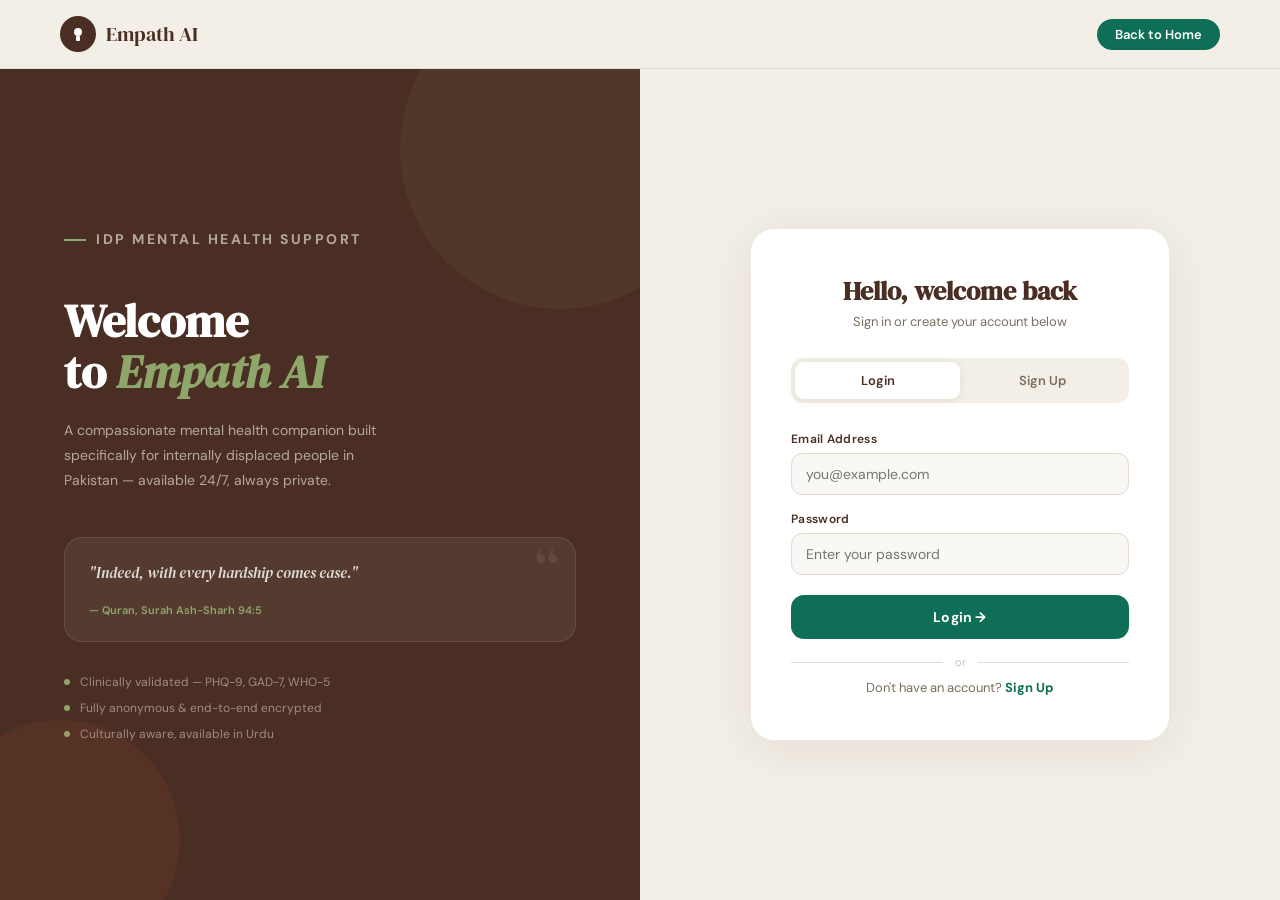
<file: templates/auth.html>
<!DOCTYPE html>
<html lang="en">
<head>
<meta charset="UTF-8">
<meta name="viewport" content="width=device-width, initial-scale=1.0">
<title>Empath AI — Login / Sign Up</title>
<link href="https://fonts.googleapis.com/css2?family=DM+Serif+Display:ital@0;1&family=DM+Sans:wght@300;400;500;600;700&display=swap" rel="stylesheet">
<style>
:root {
  --brown: #4b2e23;
  --brown-2: #3a2219;
  --green: #8fa66b;
  --green-dark: #0F6E56;
  --green-2: #0a4a3a;
  --orange: #d96a35;
  --bg: #f4efe6;
  --cream-2: #ece6d9;
  --cream-3: #e2dace;
  --muted: #7a6e5f;
  --border: rgba(75,46,35,0.1);
  --error: #c94b4b;
}

* { margin:0; padding:0; box-sizing:border-box; }
html { scroll-behavior: smooth; }
body {
  background: var(--bg);
  font-family: 'DM Sans', sans-serif;
  min-height: 100vh;
  display: flex;
  flex-direction: column;
}

/* ── NAVBAR ── */
.navbar {
  display: flex;
  justify-content: space-between;
  align-items: center;
  padding: 16px 60px;
  background: rgba(244,239,230,0.96);
  backdrop-filter: blur(12px);
  border-bottom: 1px solid var(--border);
  position: sticky; top: 0; z-index: 10;
}
.logo {
  font-family: 'DM Serif Display', serif;
  font-size: 20px; color: var(--brown);
  display: flex; align-items: center; gap: 10px; text-decoration: none;
}
.logo-icon {
  width: 36px; height: 36px; background: var(--brown);
  border-radius: 50%; display: flex; align-items: center; justify-content: center;
}
.back-home {
  font-size: 13px; font-weight: 600; color: white;
  text-decoration: none; padding: 7px 18px;
  border-radius: 20px; background: var(--green-dark);
  border: none; transition: all 0.2s;
}
.back-home:hover { background: var(--green-2); transform: translateY(-1px); }

/* ── PAGE LAYOUT ── */
.page {
  flex: 1;
  display: grid;
  grid-template-columns: 1fr 1fr;
  min-height: calc(100vh - 69px);
}

/* ── LEFT PANEL ── */
.left-panel {
  background: var(--brown);
  display: flex;
  flex-direction: column;
  justify-content: center;
  padding: 72px 64px;
  position: relative;
  overflow: hidden;
}
.left-panel::before {
  content: '';
  position: absolute; top: -80px; right: -80px;
  width: 320px; height: 320px;
  background: rgba(143,166,107,0.08); border-radius: 50%;
}
.left-panel::after {
  content: '';
  position: absolute; bottom: -60px; left: -60px;
  width: 240px; height: 240px;
  background: rgba(217,106,53,0.07); border-radius: 50%;
}

.left-eyebrow {
  display: inline-flex; align-items: center; gap: 10px;
  font-size: 10px; font-weight: 700; letter-spacing: 2.5px;
  text-transform: uppercase; color: var(--green);
  margin-bottom: 20px;
}
.eyebrow-line { width: 22px; height: 1.5px; background: var(--green); display: inline-block; }

.left-panel h1 {
  font-family: 'DM Serif Display', serif;
  font-size: 46px; color: white; line-height: 1.1; margin-bottom: 20px;
}
.left-panel h1 em { font-style: italic; color: var(--green); }

.left-panel p {
  font-size: 14px; color: rgba(255,255,255,0.58);
  line-height: 1.8; max-width: 340px; margin-bottom: 44px;
}

/* quote card on left */
.left-quote {
  background: rgba(255,255,255,0.06);
  border: 1px solid rgba(255,255,255,0.1);
  border-radius: 18px; padding: 22px 24px;
  position: relative;
}
.left-quote::before {
  content: '\201C';
  font-family: 'DM Serif Display', serif;
  font-size: 56px; color: rgba(255,255,255,0.08);
  position: absolute; top: 4px; right: 16px; line-height: 1;
}
.left-quote p {
  font-family: 'DM Serif Display', serif;
  font-size: 15px; font-style: italic;
  color: rgba(255,255,255,0.82); line-height: 1.7;
  margin-bottom: 12px;
}
.left-quote-src { font-size: 11px; color: var(--green); font-weight: 600; }

/* trust badges */
.left-trust {
  display: flex; flex-direction: column; gap: 10px; margin-top: 32px;
}
.trust-row {
  display: flex; align-items: center; gap: 10px;
  font-size: 12px; color: rgba(255,255,255,0.45);
}
.trust-dot { width: 6px; height: 6px; border-radius: 50%; background: var(--green); flex-shrink: 0; }

/* ── RIGHT PANEL — auth card ── */
.right-panel {
  display: flex;
  align-items: center;
  justify-content: center;
  padding: 48px 40px;
  background: var(--bg);
}

.auth-card {
  background: white;
  border-radius: 24px;
  padding: 44px 40px;
  width: 100%;
  max-width: 420px;
  border: 1px solid var(--border);
  box-shadow: 0 8px 48px rgba(42,26,16,0.08);
}

.auth-header {
  text-align: center; margin-bottom: 28px;
}
.auth-header h2 {
  font-family: 'DM Serif Display', serif;
  font-size: 26px; color: var(--brown); margin-bottom: 4px;
}
.auth-header p { font-size: 13px; color: var(--muted); }

/* TABS */
.tabs {
  display: flex;
  background: var(--bg);
  border-radius: 12px; padding: 4px; margin-bottom: 28px;
}
.tab-btn {
  flex: 1; padding: 10px; border: none;
  background: transparent; border-radius: 9px;
  font-family: 'DM Sans', sans-serif; font-size: 13px;
  font-weight: 600; color: var(--muted); cursor: pointer; transition: all 0.2s;
}
.tab-btn.active {
  background: white; color: var(--brown);
  box-shadow: 0 2px 10px rgba(42,26,16,0.08);
}

/* FORM */
.form-group { margin-bottom: 16px; }
.form-group label {
  display: block; font-size: 12px; font-weight: 600;
  color: var(--brown); margin-bottom: 6px; letter-spacing: 0.3px;
}
.form-group input {
  width: 100%; padding: 11px 14px;
  border: 1.5px solid var(--cream-3);
  border-radius: 11px;
  font-family: 'DM Sans', sans-serif; font-size: 14px;
  color: var(--brown); background: #faf8f5;
  transition: border-color 0.2s, background 0.2s; outline: none;
}
.form-group input:focus {
  border-color: var(--green-dark); background: white;
  box-shadow: 0 0 0 3px rgba(15,110,86,0.07);
}
.form-group input.error-field { border-color: var(--error); }

.field-hint { font-size: 11px; color: var(--muted); margin-top: 4px; }
.age-notice {
  font-size: 11px; color: var(--muted); margin-top: 4px;
  display: flex; align-items: center; gap: 4px;
}

/* ALERT */
.alert {
  padding: 11px 14px; border-radius: 11px;
  font-size: 13px; font-weight: 500;
  margin-bottom: 16px; display: none;
}
.alert.show { display: block; }
.alert-error { background: #fff0f0; color: var(--error); border: 1px solid #f5d0d0; }
.alert-success { background: #f0faf5; color: #1a6640; border: 1px solid #c0e8d0; }

/* SUBMIT */
.submit-btn {
  width: 100%; padding: 13px;
  border-radius: 13px; border: none;
  background: var(--green-dark); color: white;
  font-family: 'DM Sans', sans-serif;
  font-size: 14px; font-weight: 700;
  cursor: pointer; transition: all 0.25s; margin-top: 4px;
  letter-spacing: 0.2px;
}
.submit-btn:hover { background: var(--green-2); transform: translateY(-1px); box-shadow: 0 6px 20px rgba(15,110,86,0.22); }
.submit-btn:disabled { opacity: 0.6; cursor: not-allowed; transform: none; box-shadow: none; }

/* DIVIDER */
.or-divider {
  display: flex; align-items: center;
  gap: 12px; margin: 16px 0 10px;
  color: #c8bfb5; font-size: 11px;
}
.or-divider::before, .or-divider::after {
  content: ''; flex: 1; height: 1px; background: var(--cream-3);
}

.switch-text { text-align: center; font-size: 13px; color: var(--muted); }
.switch-text button {
  background: none; border: none; color: var(--green-dark);
  font-weight: 700; cursor: pointer;
  font-family: 'DM Sans', sans-serif; font-size: 13px; padding: 0;
}
.switch-text button:hover { text-decoration: underline; }

#signupForm { display: none; }

/* ── RESPONSIVE ── */
@media (max-width: 860px) {
  .navbar { padding: 14px 20px; }
  .page { grid-template-columns: 1fr; }
  .left-panel { display: none; }
  .right-panel { padding: 32px 20px; }
}
</style>
</head>
<body>

<!-- NAVBAR -->
<nav class="navbar">
  <a class="logo" href="/">
    <div class="logo-icon">
      <svg viewBox="0 0 18 18" fill="none" width="18" height="18">
        <circle cx="9" cy="7" r="4" fill="white"/>
        <rect x="7" y="11" width="4" height="5" rx="1" fill="white"/>
      </svg>
    </div>
    Empath AI
  </a>
  <a class="back-home" href="/">Back to Home</a>
</nav>

<div class="page">

  <!-- LEFT PANEL -->
  <div class="left-panel">
    <p class="left-eyebrow"><span class="eyebrow-line"></span>IDP Mental Health Support</p>
    <h1>Welcome<br>to <em>Empath AI</em></h1>
    <p>A compassionate mental health companion built specifically for internally displaced people in Pakistan — available 24/7, always private.</p>

    <div class="left-quote">
      <p>"Indeed, with every hardship comes ease."</p>
      <span class="left-quote-src">— Quran, Surah Ash-Sharh 94:5</span>
    </div>

    <div class="left-trust">
      <div class="trust-row"><div class="trust-dot"></div>Clinically validated — PHQ-9, GAD-7, WHO-5</div>
      <div class="trust-row"><div class="trust-dot"></div>Fully anonymous & end-to-end encrypted</div>
      <div class="trust-row"><div class="trust-dot"></div>Culturally aware, available in Urdu</div>
    </div>
  </div>

  <!-- RIGHT PANEL -->
  <div class="right-panel">
    <div class="auth-card">

      <div class="auth-header">
        <h2>Hello, welcome back</h2>
        <p>Sign in or create your account below</p>
      </div>

      <!-- TABS -->
      <div class="tabs">
        <button class="tab-btn active" id="loginTab" onclick="switchTab('login')">Login</button>
        <button class="tab-btn" id="signupTab" onclick="switchTab('signup')">Sign Up</button>
      </div>

      <!-- ALERTS -->
      <div class="alert alert-error" id="alertBox"></div>
      <div class="alert alert-success" id="successBox"></div>

      <!-- LOGIN FORM -->
      <form id="loginForm" onsubmit="handleLogin(event)">
        <div class="form-group">
          <label for="loginEmail">Email Address</label>
          <input type="email" id="loginEmail" placeholder="you@example.com" required />
        </div>
        <div class="form-group">
          <label for="loginPassword">Password</label>
          <input type="password" id="loginPassword" placeholder="Enter your password" required />
        </div>
        <button type="submit" class="submit-btn" id="loginBtn">Login →</button>
        <div class="or-divider">or</div>
        <div class="switch-text">
          Don't have an account? <button type="button" onclick="switchTab('signup')">Sign Up</button>
        </div>
      </form>

      <!-- SIGNUP FORM -->
      <form id="signupForm" onsubmit="handleSignup(event)">
        <div class="form-group">
          <label for="signupName">Full Name</label>
          <input type="text" id="signupName" placeholder="Your full name" required />
        </div>
        <div class="form-group">
          <label for="signupEmail">Email Address</label>
          <input type="email" id="signupEmail" placeholder="you@example.com" required />
        </div>
        <div class="form-group">
          <label for="signupDob">Date of Birth</label>
          <input type="date" id="signupDob" required />
          <p class="age-notice">⚠ You must be 18 or older to use Empath AI.</p>
        </div>
        <div class="form-group">
          <label for="signupPassword">Password</label>
          <input type="password" id="signupPassword" placeholder="At least 6 characters" required minlength="6" />
        </div>
        <div class="form-group">
          <label for="signupConfirm">Confirm Password</label>
          <input type="password" id="signupConfirm" placeholder="Repeat your password" required />
        </div>
        <button type="submit" class="submit-btn" id="signupBtn">Create Account →</button>
        <div class="or-divider">or</div>
        <div class="switch-text">
          Already have an account? <button type="button" onclick="switchTab('login')">Login</button>
        </div>
      </form>

    </div>
  </div>

</div>

<script>
function switchTab(tab) {
  const loginForm  = document.getElementById('loginForm');
  const signupForm = document.getElementById('signupForm');
  const loginTab   = document.getElementById('loginTab');
  const signupTab  = document.getElementById('signupTab');
  clearAlerts();

  if (tab === 'login') {
    loginForm.style.display  = 'block';
    signupForm.style.display = 'none';
    loginTab.classList.add('active');
    signupTab.classList.remove('active');
  } else {
    loginForm.style.display  = 'none';
    signupForm.style.display = 'block';
    signupTab.classList.add('active');
    loginTab.classList.remove('active');
  }
}

function showError(msg) {
  const el = document.getElementById('alertBox');
  el.textContent = msg; el.classList.add('show');
  document.getElementById('successBox').classList.remove('show');
}
function showSuccess(msg) {
  const el = document.getElementById('successBox');
  el.textContent = msg; el.classList.add('show');
  document.getElementById('alertBox').classList.remove('show');
}
function clearAlerts() {
  document.getElementById('alertBox').classList.remove('show');
  document.getElementById('successBox').classList.remove('show');
}

function calcAge(dob) {
  const today = new Date(), birth = new Date(dob);
  let age = today.getFullYear() - birth.getFullYear();
  const m = today.getMonth() - birth.getMonth();
  if (m < 0 || (m === 0 && today.getDate() < birth.getDate())) age--;
  return age;
}

async function handleSignup(e) {
  e.preventDefault(); clearAlerts();
  const name     = document.getElementById('signupName').value.trim();
  const email    = document.getElementById('signupEmail').value.trim();
  const dob      = document.getElementById('signupDob').value;
  const password = document.getElementById('signupPassword').value;
  const confirm  = document.getElementById('signupConfirm').value;

  if (!dob) { showError('Please enter your date of birth.'); return; }
  const age = calcAge(dob);
  if (age < 18) { showError(`You must be 18 or older. You are ${age} years old.`); return; }
  if (password !== confirm) { showError('Passwords do not match.'); return; }
  if (password.length < 6) { showError('Password must be at least 6 characters.'); return; }

  const btn = document.getElementById('signupBtn');
  btn.disabled = true; btn.textContent = 'Creating account…';

  try {
    const res  = await fetch('/signup', {
      method: 'POST',
      headers: { 'Content-Type': 'application/json' },
      body: JSON.stringify({ name, email, password, dob })
    });
    const data = await res.json();
    if (res.ok) {
      showSuccess('Account created! Redirecting to dashboard…');
      setTimeout(() => window.location.href = '/dashboard', 1200);
    } else {
      showError(data.error || 'Signup failed. Please try again.');
    }
  } catch { showError('Network error. Please try again.'); }
  finally { btn.disabled = false; btn.textContent = 'Create Account →'; }
}

async function handleLogin(e) {
  e.preventDefault(); clearAlerts();
  const email    = document.getElementById('loginEmail').value.trim();
  const password = document.getElementById('loginPassword').value;

  const btn = document.getElementById('loginBtn');
  btn.disabled = true; btn.textContent = 'Logging in…';

  try {
    const res  = await fetch('/login', {
      method: 'POST',
      headers: { 'Content-Type': 'application/json' },
      body: JSON.stringify({ email, password })
    });
    const data = await res.json();
    if (res.ok) {
      showSuccess(`Welcome back, ${data.name}! Redirecting…`);
      setTimeout(() => window.location.href = '/dashboard', 1000);
    } else {
      showError(data.error || 'Login failed. Please check your credentials.');
    }
  } catch { showError('Network error. Please try again.'); }
  finally { btn.disabled = false; btn.textContent = 'Login →'; }
}

const urlParams = new URLSearchParams(window.location.search);
if (urlParams.get('tab') === 'signup') switchTab('signup');
</script>
</body>
</html>
</file>
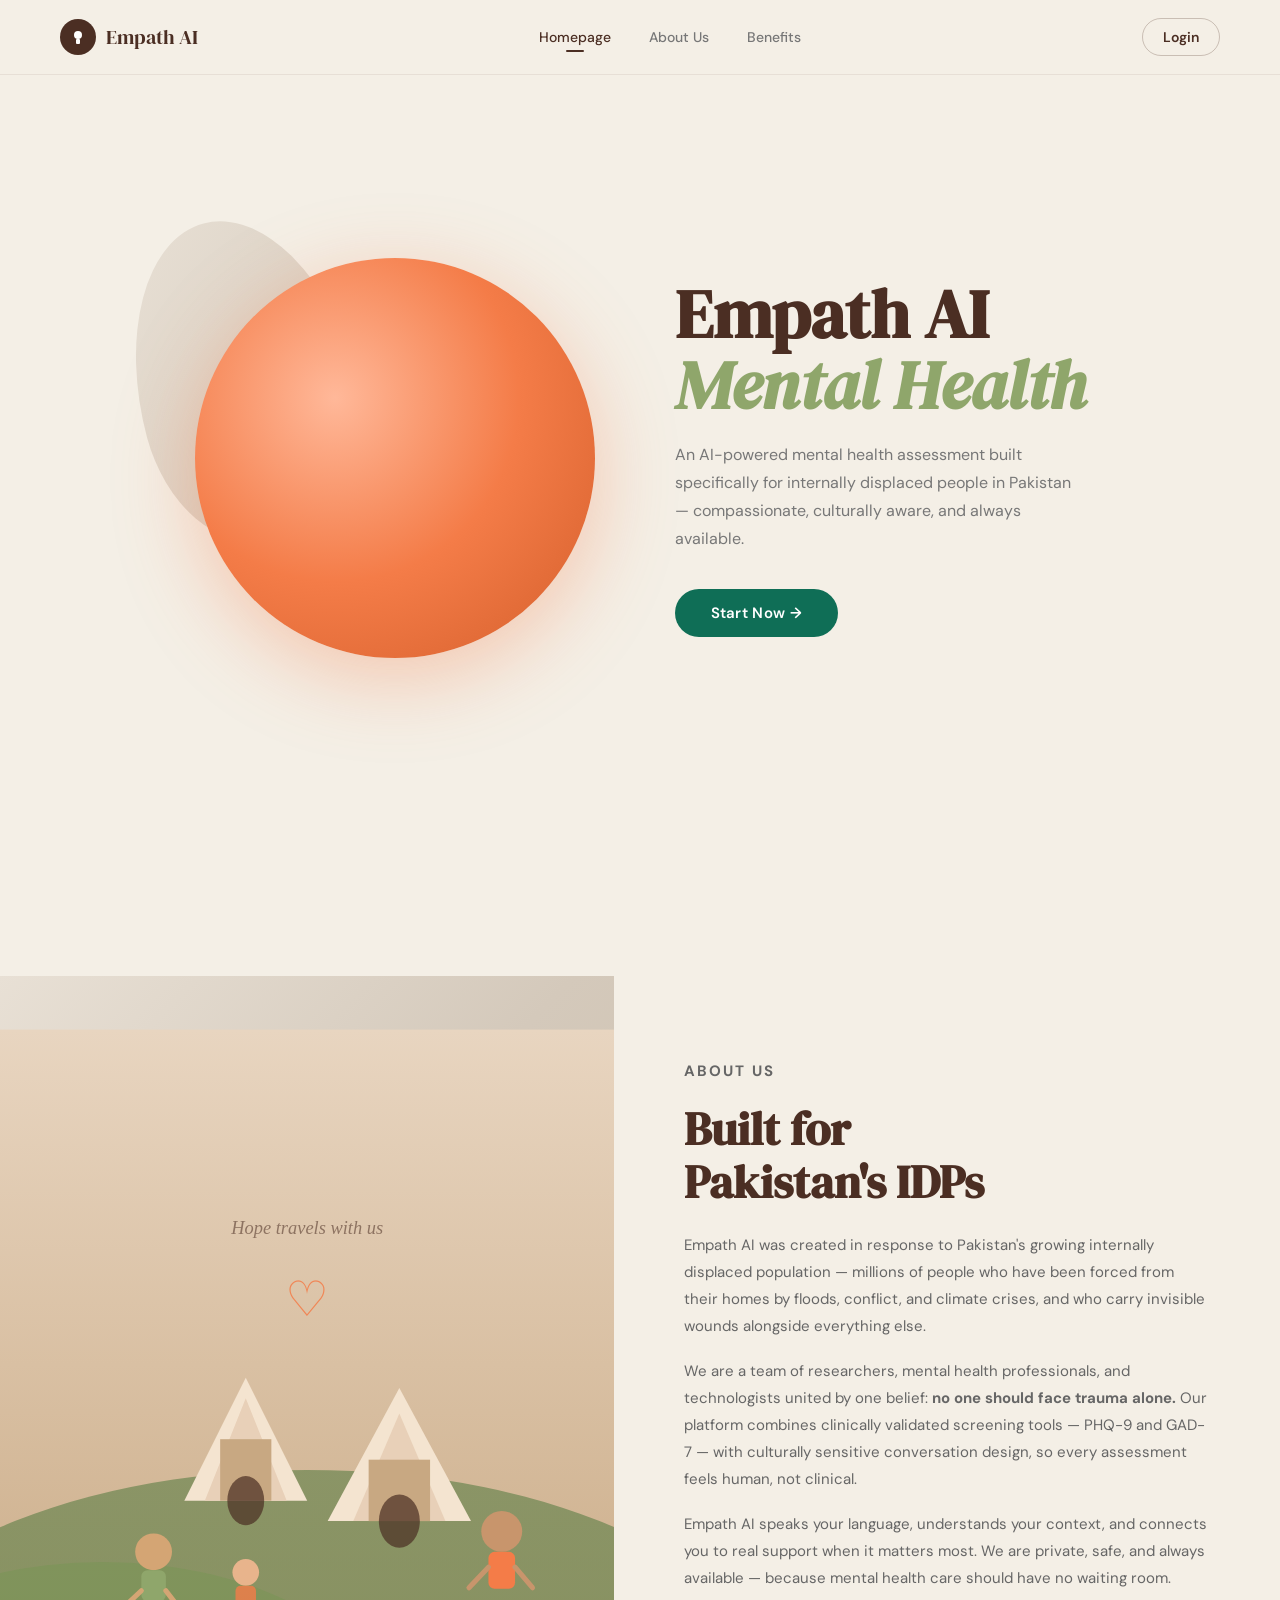
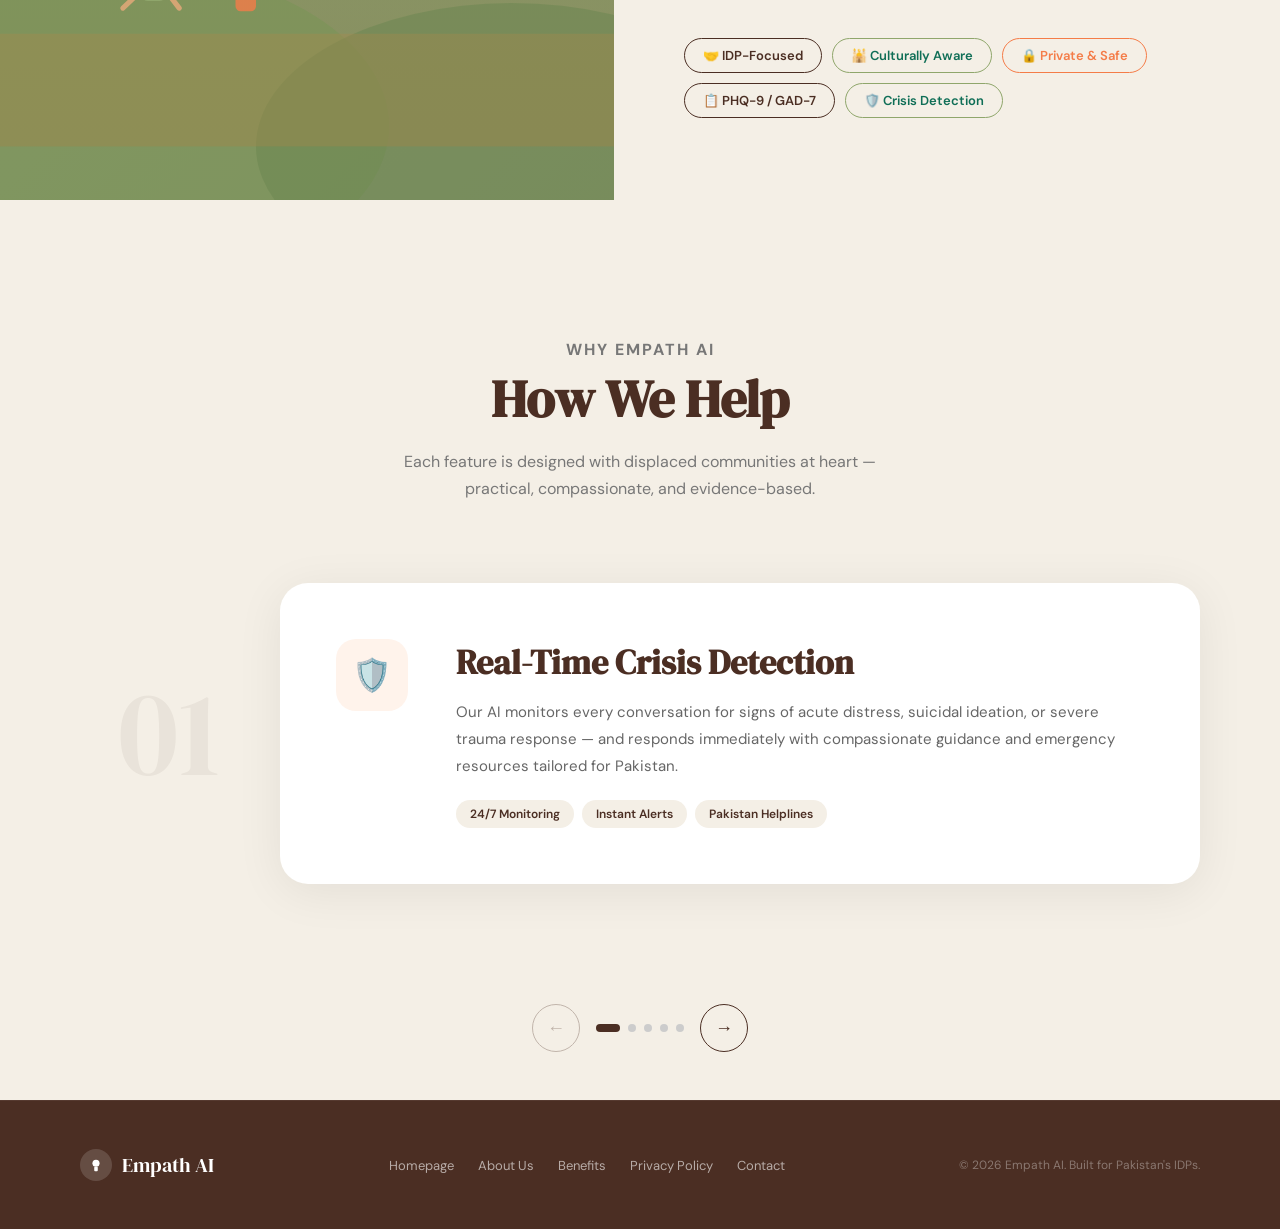
<file: templates/intro.html>
<!DOCTYPE html>
<html lang="en">
<head>
<meta charset="UTF-8">
<meta name="viewport" content="width=device-width, initial-scale=1.0">
<title>Empath AI — Mental Health Support</title>
<link href="https://fonts.googleapis.com/css2?family=DM+Serif+Display:ital@0;1&family=DM+Sans:wght@300;400;500;600;700&display=swap" rel="stylesheet">
<style>
:root {
  --brown: #4b2e23;
  --green: #8fa66b;
  --green-dark: #0F6E56;
  --orange: #f47c48;
  --bg: #f4efe6;
  --text: #333;
  --muted: #777;
}

* { margin:0; padding:0; box-sizing:border-box; }

html { scroll-behavior: smooth; }

body {
  background: var(--bg);
  font-family: 'DM Sans', sans-serif;
  overflow-x: hidden;
}

/* ── NAVBAR ── */
.navbar {
  position: fixed;
  top: 0; left: 0; right: 0;
  z-index: 100;
  display: flex;
  justify-content: space-between;
  align-items: center;
  padding: 18px 60px;
  background: rgba(244,239,230,0.95);
  backdrop-filter: blur(12px);
  border-bottom: 1px solid rgba(75,46,35,0.08);
}

.logo {
  font-family: 'DM Serif Display', serif;
  font-size: 20px;
  color: var(--brown);
  display: flex;
  align-items: center;
  gap: 10px;
  text-decoration: none;
}

.logo-icon {
  width: 36px; height: 36px;
  background: var(--brown);
  border-radius: 50%;
  display: flex; align-items: center; justify-content: center;
}
.logo-icon svg { width:18px; height:18px; }

.nav-links {
  display: flex;
  list-style: none;
  gap: 6px;
}

.nav-links li {
  cursor: pointer;
  font-size: 14px;
  font-weight: 500;
  color: var(--muted);
  padding: 8px 16px;
  border-radius: 20px;
  transition: all 0.2s;
  position: relative;
}

.nav-links li:hover { color: var(--brown); background: rgba(75,46,35,0.06); }
.nav-links li.active { color: var(--brown); }
.nav-links li.active::after {
  content: '';
  position: absolute;
  bottom: 2px; left: 50%;
  transform: translateX(-50%);
  width: 18px; height: 2px;
  background: var(--brown);
  border-radius: 2px;
}

.nav-right {
  display: flex;
  align-items: center;
  gap: 10px;
}

.nav-login {
  padding: 9px 20px;
  border-radius: 25px;
  color: var(--brown);
  background: transparent;
  border: 1.5px solid rgba(75,46,35,0.25);
  font-size: 14px;
  font-weight: 600;
  cursor: pointer;
  font-family: 'DM Sans', sans-serif;
  text-decoration: none;
  transition: all 0.2s;
  display: inline-block;
}
.nav-login:hover { background: rgba(75,46,35,0.07); }

.nav-cta {
  padding: 9px 22px;
  border-radius: 25px;
  color: white;
  background: var(--orange);
  font-size: 14px;
  cursor: pointer;
  border: none;
  font-weight: 600;
  transition: all 0.2s;
  font-family: 'DM Sans', sans-serif;
  text-decoration: none;
  display: inline-block;
}
.nav-cta:hover { background: #d96a38; transform: translateY(-1px); }

/* ── SECTIONS BASE ── */
section {
  min-height: 100vh;
  padding-top: 76px;
}

/* ── HOME SECTION ── */
#home {
  display: flex;
  align-items: center;
  justify-content: center;
  gap: 80px;
  padding: 76px 80px 60px 80px;
}

.circle-wrap { position: relative; flex-shrink:0; }

.circle-bg {
  position: absolute;
  top: -40px; left: -60px;
  width: 220px; height: 320px;
  background: linear-gradient(135deg, #e8e0d5, #d4c9bb);
  border-radius: 50% 50% 40% 40% / 60% 60% 40% 40%;
  transform: rotate(-15deg);
}

.circle {
  width: 400px; height: 400px;
  background: radial-gradient(circle at 35% 35%, #ffb899, #f47c48, #d45e2a);
  border-radius: 50%;
  box-shadow: 0 20px 80px rgba(244,124,72,0.35);
  position: relative;
  animation: floatCircle 5s ease-in-out infinite;
}

@keyframes floatCircle {
  0%,100% { transform: translateY(0); }
  50% { transform: translateY(-16px); }
}

.hero-text { max-width: 520px; text-align: left; }

.hero-text h1 {
  font-family: 'DM Serif Display', serif;
  font-size: 68px;
  color: var(--brown);
  line-height: 1.05;
}

.hero-text h1 .green {
  color: var(--green);
  font-style: italic;
}

.hero-text p {
  margin-top: 20px;
  color: var(--muted);
  font-size: 16px;
  line-height: 1.75;
  max-width: 400px;
}

.hero-btn {
  margin-top: 36px;
  display: block;
  width: fit-content;
  padding: 14px 36px;
  border-radius: 30px;
  background: var(--green-dark);
  color: white;
  font-size: 15px;
  font-weight: 600;
  border: none;
  cursor: pointer;
  transition: all 0.25s;
  font-family: 'DM Sans', sans-serif;
  letter-spacing: 0.3px;
}
.hero-btn:hover { background: #085041; transform: translateY(-2px); box-shadow: 0 8px 24px rgba(15,110,86,0.3); }

/* ── ABOUT SECTION ── */
#about {
  background: var(--bg);
  display: flex;
  align-items: stretch;
  overflow: hidden;
  padding-top: 76px;
}

.about-image {
  width: 48%;
  flex-shrink: 0;
  position: relative;
  overflow: hidden;
  min-height: calc(100vh - 76px);
  background: linear-gradient(135deg, #e8e0d5 0%, #d4c9bb 40%, #c8b8a2 100%);
  display: flex;
  align-items: center;
  justify-content: center;
}

.about-illustration {
  width: 100%;
  height: 100%;
  position: absolute;
  top:0; left:0;
}

.about-content {
  padding: 80px 70px;
  display: flex;
  flex-direction: column;
  justify-content: center;
  max-width: 52%;
}

.section-label {
  font-size: 12px;
  font-weight: 700;
  letter-spacing: 2px;
  text-transform: uppercase;
  color: var(--green);
  margin-bottom: 16px;
}

.about-content h2 {
  font-family: 'DM Serif Display', serif;
  font-size: 46px;
  color: var(--brown);
  line-height: 1.15;
  margin-bottom: 24px;
}

.about-content p {
  color: #666;
  font-size: 15px;
  line-height: 1.8;
  margin-bottom: 18px;
}

.about-tags {
  display: flex;
  flex-wrap: wrap;
  gap: 10px;
  margin-top: 28px;
}

.about-tag {
  padding: 8px 18px;
  border-radius: 20px;
  font-size: 13px;
  font-weight: 600;
  border: 1.5px solid;
}

.tag-brown { color: var(--brown); border-color: var(--brown); }
.tag-green { color: var(--green-dark); border-color: var(--green); }
.tag-orange { color: var(--orange); border-color: var(--orange); }

/* ── BENEFITS SECTION ── */
#benefits {
  background: var(--bg);
  padding: 76px 0 0 0;
  min-height: 100vh;
  display: flex;
  flex-direction: column;
}

.benefits-header {
  padding: 60px 80px 40px;
  text-align: center;
}

.benefits-header h2 {
  font-family: 'DM Serif Display', serif;
  font-size: 52px;
  color: var(--brown);
  margin-bottom: 14px;
}

.benefits-header p {
  color: var(--muted);
  font-size: 16px;
  max-width: 480px;
  margin: 0 auto;
  line-height: 1.7;
}

.benefits-carousel {
  flex: 1;
  position: relative;
  overflow: hidden;
}

.benefits-track {
  display: flex;
  transition: transform 0.6s cubic-bezier(0.77, 0, 0.175, 1);
  height: 100%;
}

.benefit-slide {
  min-width: 100%;
  display: flex;
  align-items: center;
  padding: 40px 80px 80px;
  gap: 60px;
}

.benefit-number {
  font-family: 'DM Serif Display', serif;
  font-size: 120px;
  color: rgba(75,46,35,0.06);
  line-height: 1;
  flex-shrink: 0;
  width: 140px;
  text-align: right;
}

.benefit-card {
  flex: 1;
  background: white;
  border-radius: 28px;
  padding: 56px;
  box-shadow: 0 8px 48px rgba(0,0,0,0.07);
  display: flex;
  gap: 48px;
  align-items: flex-start;
  transition: transform 0.3s;
}
.benefit-card:hover { transform: translateY(-4px); }

.benefit-icon-wrap {
  width: 72px; height: 72px;
  border-radius: 20px;
  display: flex; align-items: center; justify-content: center;
  font-size: 32px;
  flex-shrink: 0;
}

.benefit-body { flex: 1; }

.benefit-body h3 {
  font-family: 'DM Serif Display', serif;
  font-size: 34px;
  color: var(--brown);
  margin-bottom: 14px;
}

.benefit-body p {
  color: #666;
  font-size: 15px;
  line-height: 1.8;
  margin-bottom: 20px;
}

.benefit-pills { display: flex; flex-wrap: wrap; gap: 8px; }

.benefit-pill {
  padding: 6px 14px;
  border-radius: 20px;
  font-size: 12px;
  font-weight: 600;
  background: var(--bg);
  color: var(--brown);
}

.carousel-nav {
  display: flex;
  align-items: center;
  justify-content: center;
  gap: 16px;
  padding: 24px 80px 48px;
}

.carousel-arrow {
  width: 48px; height: 48px;
  border-radius: 50%;
  border: 1.5px solid var(--brown);
  background: transparent;
  cursor: pointer;
  display: flex; align-items: center; justify-content: center;
  color: var(--brown);
  font-size: 18px;
  transition: all 0.2s;
}
.carousel-arrow:hover { background: var(--brown); color: white; }
.carousel-arrow:disabled { opacity: 0.3; cursor: default; }

.carousel-dots { display: flex; gap: 8px; align-items: center; }

.dot {
  width: 8px; height: 8px;
  border-radius: 50%;
  background: #ccc;
  cursor: pointer;
  transition: all 0.2s;
}
.dot.active { background: var(--brown); width: 24px; border-radius: 4px; }

/* ── FOOTER ── */
footer {
  background: var(--brown);
  color: white;
  padding: 48px 80px;
  display: flex;
  justify-content: space-between;
  align-items: center;
  flex-wrap: wrap;
  gap: 24px;
  border-top: 1px solid rgba(255,255,255,0.06);
}

.footer-logo {
  font-family: 'DM Serif Display', serif;
  font-size: 20px;
  display: flex; align-items: center; gap: 10px;
  color: white;
}

.footer-logo .logo-icon {
  background: rgba(255,255,255,0.15);
}

.footer-links {
  display: flex;
  gap: 24px;
  flex-wrap: wrap;
}

.footer-links a {
  color: rgba(255,255,255,0.6);
  text-decoration: none;
  font-size: 13px;
  transition: color 0.2s;
}
.footer-links a:hover { color: white; }

.footer-copy {
  font-size: 12px;
  color: rgba(255,255,255,0.35);
}

/* ── RESPONSIVE ── */
@media (max-width: 900px) {
  .navbar { padding: 16px 24px; }
  .nav-links { display: none; }
  .nav-login { display: none; }
  #home { flex-direction: column-reverse; padding: 96px 30px 50px; gap:30px; }
  .circle { width: 260px; height: 260px; }
  .hero-text h1 { font-size: 44px; }
  #about { flex-direction: column; }
  .about-image { width: 100%; min-height: 300px; }
  .about-content { max-width: 100%; padding: 40px 30px; }
  .benefit-slide { flex-direction: column; padding: 30px 24px 40px; gap: 20px; }
  .benefit-number { font-size: 60px; width: auto; text-align: left; }
  .benefit-card { flex-direction: column; padding: 32px; }
  .benefits-header { padding: 40px 24px 24px; }
  .benefits-header h2 { font-size: 36px; }
  footer { padding: 36px 24px; flex-direction: column; align-items: flex-start; gap: 20px; }
}
</style>
</head>
<body>

<!-- NAVBAR -->
<nav class="navbar">
  <a class="logo" href="#home" onclick="setActive('home')">
    <div class="logo-icon">
      <svg viewBox="0 0 18 18" fill="none">
        <circle cx="9" cy="7" r="4" fill="white"/>
        <rect x="7" y="11" width="4" height="5" rx="1" fill="white"/>
      </svg>
    </div>
    Empath AI
  </a>

  <ul class="nav-links" id="navLinks">
    <li id="nav-home" class="active" onclick="navScrollTo('home')">Homepage</li>
    <li id="nav-about" onclick="navScrollTo('about')">About Us</li>
    <li id="nav-benefits" onclick="navScrollTo('benefits')">Benefits</li>
  </ul>

  <div class="nav-right">
    <a class="nav-login" href="/login">Login</a>
  
  </div>
</nav>

<!-- ── HOME ── -->
<section id="home">
  <div class="circle-wrap">
    <div class="circle-bg"></div>
    <div class="circle"></div>
  </div>

  <div class="hero-text">
    <h1>
      Empath AI<br>
      <span class="green">Mental Health</span>
    </h1>
    <p>
      An AI-powered mental health assessment built specifically
      for internally displaced people in Pakistan —
      compassionate, culturally aware, and always available.
    </p>
    <button class="hero-btn" onclick="window.location.href='/dashboard'">Start Now →</button>
  </div>
</section>

<!-- ── ABOUT ── -->
<section id="about">

  <div class="about-image">
    <svg class="about-illustration" viewBox="0 0 600 700" fill="none" xmlns="http://www.w3.org/2000/svg">
      <rect width="600" height="700" fill="url(#skyGrad)"/>
      <defs>
        <linearGradient id="skyGrad" x1="0" y1="0" x2="0" y2="700" gradientUnits="userSpaceOnUse">
          <stop offset="0%" stop-color="#e8d5c0"/>
          <stop offset="100%" stop-color="#c8a882"/>
        </linearGradient>
        <linearGradient id="hillGrad" x1="0" y1="0" x2="0" y2="200" gradientUnits="userSpaceOnUse">
          <stop offset="0%" stop-color="#8fa66b"/>
          <stop offset="100%" stop-color="#6b8550"/>
        </linearGradient>
      </defs>
      <ellipse cx="300" cy="650" rx="450" ry="220" fill="url(#hillGrad)" opacity="0.7"/>
      <ellipse cx="100" cy="680" rx="280" ry="160" fill="#7a9558" opacity="0.6"/>
      <ellipse cx="500" cy="700" rx="250" ry="140" fill="#6b8550" opacity="0.5"/>
      <polygon points="180,460 240,340 300,460" fill="#f4e4d0"/>
      <polygon points="200,460 240,360 280,460" fill="#e8d0b8"/>
      <rect x="215" y="400" width="50" height="60" fill="#c8a882"/>
      <ellipse cx="240" cy="460" rx="18" ry="24" fill="#4b2e23" opacity="0.7"/>
      <polygon points="320,480 390,350 460,480" fill="#f4e4d0"/>
      <polygon points="345,480 390,375 435,480" fill="#e8d0b8"/>
      <rect x="360" y="420" width="60" height="60" fill="#c8a882"/>
      <ellipse cx="390" cy="480" rx="20" ry="26" fill="#4b2e23" opacity="0.7"/>
      <circle cx="150" cy="510" r="18" fill="#d4a574"/>
      <rect x="138" y="528" width="24" height="30" rx="6" fill="#8fa66b"/>
      <line x1="138" y1="548" x2="120" y2="565" stroke="#d4a574" stroke-width="5" stroke-linecap="round"/>
      <line x1="162" y1="548" x2="175" y2="565" stroke="#d4a574" stroke-width="5" stroke-linecap="round"/>
      <circle cx="490" cy="490" r="20" fill="#c8956c"/>
      <rect x="477" y="510" width="26" height="36" rx="6" fill="#f47c48"/>
      <line x1="477" y1="525" x2="458" y2="545" stroke="#c8956c" stroke-width="5" stroke-linecap="round"/>
      <line x1="503" y1="525" x2="520" y2="545" stroke="#c8956c" stroke-width="5" stroke-linecap="round"/>
      <circle cx="240" cy="530" r="13" fill="#e8b48c"/>
      <rect x="230" y="543" width="20" height="25" rx="5" fill="#f47c48" opacity="0.8"/>
      <text x="300" y="280" font-size="48" text-anchor="middle" fill="#f47c48" opacity="0.85">♡</text>
      <text x="300" y="200" font-family="Georgia,serif" font-size="18" text-anchor="middle" fill="#4b2e23" opacity="0.55" font-style="italic">Hope travels with us</text>
      <rect x="0" y="590" width="600" height="110" fill="#a8884a" opacity="0.35"/>
    </svg>
  </div>

  <div class="about-content">
    <p class="section-label">About Us</p>
    <h2>Built for<br>Pakistan's IDPs</h2>
    <p>
      Empath AI was created in response to Pakistan's growing internally displaced
      population — millions of people who have been forced from their homes by floods,
      conflict, and climate crises, and who carry invisible wounds alongside everything else.
    </p>
    <p>
      We are a team of researchers, mental health professionals, and technologists united
      by one belief: <strong>no one should face trauma alone.</strong> Our platform combines
      clinically validated screening tools — PHQ-9 and GAD-7 — with culturally sensitive
      conversation design, so every assessment feels human, not clinical.
    </p>
    <p>
      Empath AI speaks your language, understands your context, and connects you to
      real support when it matters most. We are private, safe, and always available —
      because mental health care should have no waiting room.
    </p>
    <div class="about-tags">
      <span class="about-tag tag-brown">🤝 IDP-Focused</span>
      <span class="about-tag tag-green">🕌 Culturally Aware</span>
      <span class="about-tag tag-orange">🔒 Private & Safe</span>
      <span class="about-tag tag-brown">📋 PHQ-9 / GAD-7</span>
      <span class="about-tag tag-green">🛡️ Crisis Detection</span>
    </div>
  </div>

</section>

<!-- ── BENEFITS ── -->
<section id="benefits">
  <div class="benefits-header">
    <p class="section-label">Why Empath AI</p>
    <h2>How We Help</h2>
    <p>Each feature is designed with displaced communities at heart — practical, compassionate, and evidence-based.</p>
  </div>

  <div class="benefits-carousel">
    <div class="benefits-track" id="benefitsTrack">

      <div class="benefit-slide">
        <div class="benefit-number">01</div>
        <div class="benefit-card">
          <div class="benefit-icon-wrap" style="background:#fff3eb;">🛡️</div>
          <div class="benefit-body">
            <h3>Real-Time Crisis Detection</h3>
            <p>Our AI monitors every conversation for signs of acute distress, suicidal ideation, or severe trauma response — and responds immediately with compassionate guidance and emergency resources tailored for Pakistan.</p>
            <div class="benefit-pills">
              <span class="benefit-pill">24/7 Monitoring</span>
              <span class="benefit-pill">Instant Alerts</span>
              <span class="benefit-pill">Pakistan Helplines</span>
            </div>
          </div>
        </div>
      </div>

      <div class="benefit-slide">
        <div class="benefit-number">02</div>
        <div class="benefit-card">
          <div class="benefit-icon-wrap" style="background:#edf4e6;">📋</div>
          <div class="benefit-body">
            <h3>Clinically Validated Screening</h3>
            <p>Empath AI administers the gold-standard PHQ-9 for depression and GAD-7 for anxiety assessments — translated and culturally adapted for Urdu and regional languages — delivering reliable, actionable mental health scores.</p>
            <div class="benefit-pills">
              <span class="benefit-pill">PHQ-9</span>
              <span class="benefit-pill">GAD-7</span>
              <span class="benefit-pill">Urdu Support</span>
              <span class="benefit-pill">Evidence-Based</span>
            </div>
          </div>
        </div>
      </div>

      <div class="benefit-slide">
        <div class="benefit-number">03</div>
        <div class="benefit-card">
          <div class="benefit-icon-wrap" style="background:#fdf0e8;">🕌</div>
          <div class="benefit-body">
            <h3>Culturally Sensitive Design</h3>
            <p>Mental health conversations differ across cultures. Empath AI understands Pakistani social norms, family structures, religious values, and the specific grief of displacement — so it never feels foreign or judgmental.</p>
            <div class="benefit-pills">
              <span class="benefit-pill">Urdu / Pashto</span>
              <span class="benefit-pill">Islamic-Aware</span>
              <span class="benefit-pill">Family Dynamics</span>
            </div>
          </div>
        </div>
      </div>

      <div class="benefit-slide">
        <div class="benefit-number">04</div>
        <div class="benefit-card">
          <div class="benefit-icon-wrap" style="background:#eef5f2;">🔒</div>
          <div class="benefit-body">
            <h3>Private & Completely Safe</h3>
            <p>No accounts required. No data sold. Conversations are end-to-end encrypted and never linked to your identity. For communities where stigma is a barrier, anonymity is not an option — it's a foundation.</p>
            <div class="benefit-pills">
              <span class="benefit-pill">Anonymous</span>
              <span class="benefit-pill">End-to-End Encrypted</span>
              <span class="benefit-pill">No Account Needed</span>
            </div>
          </div>
        </div>
      </div>

      <div class="benefit-slide">
        <div class="benefit-number">05</div>
        <div class="benefit-card">
          <div class="benefit-icon-wrap" style="background:#fff3eb;">🤝</div>
          <div class="benefit-body">
            <h3>IDP-Specific Support</h3>
            <p>Trained on over 140K data rows and 22K counseling conversation pairs drawn from displacement contexts, Empath AI deeply understands the layered trauma of losing home, community, and safety — and helps navigate it.</p>
            <div class="benefit-pills">
              <span class="benefit-pill">140K+ Training Rows</span>
              <span class="benefit-pill">22K Counseling Pairs</span>
              <span class="benefit-pill">Displacement-Aware</span>
            </div>
          </div>
        </div>
      </div>

    </div>
  </div>

  <div class="carousel-nav">
    <button class="carousel-arrow" id="prevBtn" onclick="moveCarousel(-1)" disabled>←</button>
    <div class="carousel-dots" id="dots"></div>
    <button class="carousel-arrow" id="nextBtn" onclick="moveCarousel(1)">→</button>
  </div>

</section>

<!-- ── FOOTER ── -->
<footer>
  <div class="footer-logo">
    <div class="logo-icon" style="width:32px;height:32px;">
      <svg viewBox="0 0 18 18" fill="none" style="width:16px;height:16px;">
        <circle cx="9" cy="7" r="4" fill="white"/>
        <rect x="7" y="11" width="4" height="5" rx="1" fill="white"/>
      </svg>
    </div>
    Empath AI
  </div>
  <div class="footer-links">
    <a href="#home" onclick="navScrollTo('home')">Homepage</a>
    <a href="#about" onclick="navScrollTo('about')">About Us</a>
    <a href="#benefits" onclick="navScrollTo('benefits')">Benefits</a>

    <a href="#">Privacy Policy</a>
    <a href="#">Contact</a>
  </div>
  <div class="footer-copy">© 2026 Empath AI. Built for Pakistan's IDPs.</div>
</footer>

<script>
const totalSlides = 5;
let current = 0;
const track = document.getElementById('benefitsTrack');
const prevBtn = document.getElementById('prevBtn');
const nextBtn = document.getElementById('nextBtn');
const dotsWrap = document.getElementById('dots');

for (let i = 0; i < totalSlides; i++) {
  const d = document.createElement('div');
  d.className = 'dot' + (i === 0 ? ' active' : '');
  d.onclick = () => goToSlide(i);
  dotsWrap.appendChild(d);
}

function goToSlide(n) {
  current = n;
  track.style.transform = `translateX(-${current * 100}%)`;
  document.querySelectorAll('.dot').forEach((d, i) => d.classList.toggle('active', i === current));
  prevBtn.disabled = current === 0;
  nextBtn.disabled = current === totalSlides - 1;
}

function moveCarousel(dir) {
  goToSlide(Math.min(Math.max(current + dir, 0), totalSlides - 1));
}

document.addEventListener('keydown', e => {
  if (e.key === 'ArrowRight') moveCarousel(1);
  if (e.key === 'ArrowLeft') moveCarousel(-1);
});

const sections = ['home', 'about', 'benefits'];

function setActive(id) {
  sections.forEach(s => {
    const el = document.getElementById('nav-' + s);
    if (el) el.classList.toggle('active', s === id);
  });
}

function navScrollTo(id) {
  const el = document.getElementById(id);
  if (el) el.scrollIntoView({ behavior: 'smooth' });
}

const observer = new IntersectionObserver(entries => {
  entries.forEach(e => {
    if (e.isIntersecting) setActive(e.target.id);
  });
}, { threshold: 0.35 });

sections.forEach(s => {
  const el = document.getElementById(s);
  if (el) observer.observe(el);
});
</script>
</body>
</html>
</file>
